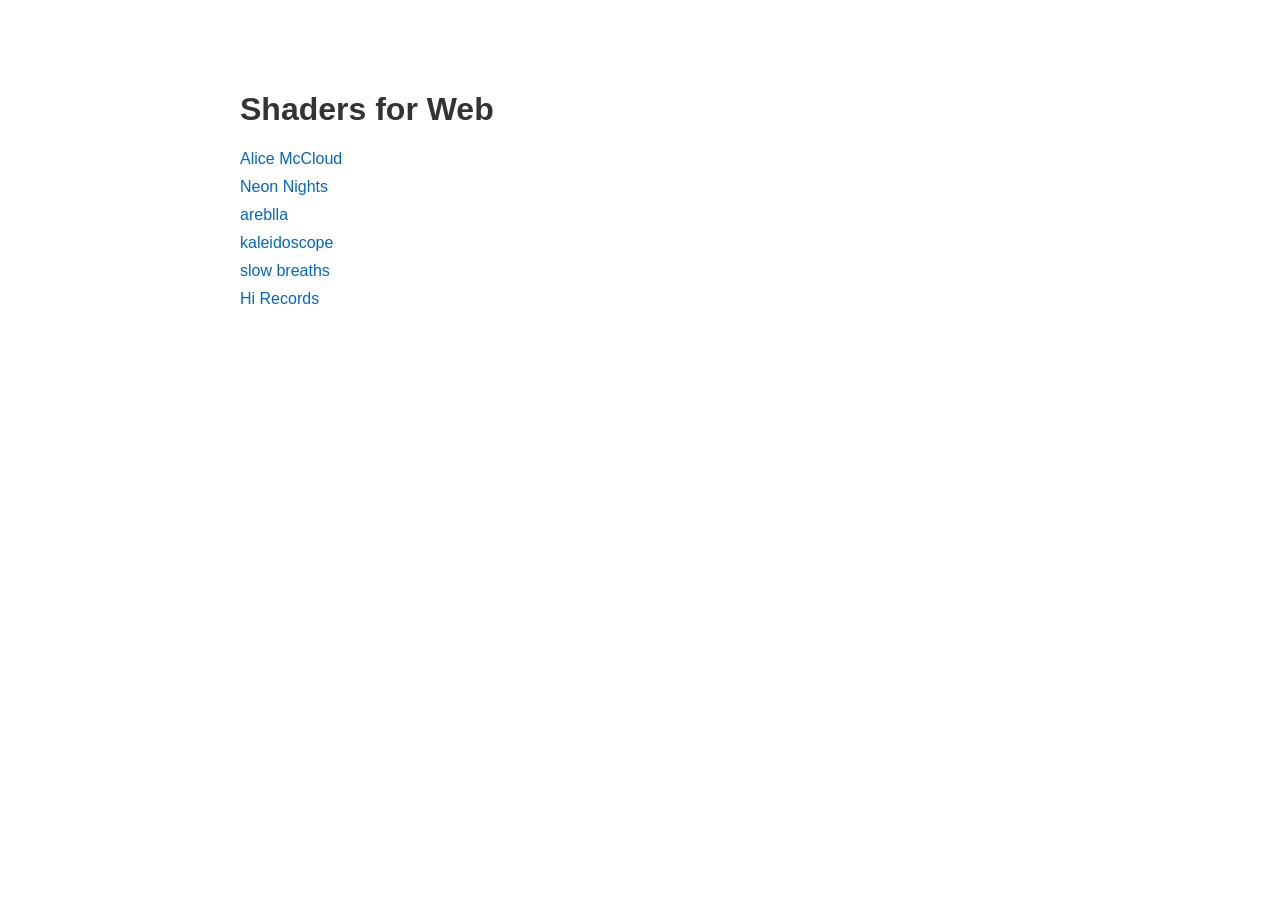
<file: index.html>
<!doctype html>
<html lang="en">
    <head>
        <meta charset="UTF-8" />
        <meta name="viewport" content="width=device-width, initial-scale=1.0" />
        <title>Shaders for Web</title>
        <style>
            body {
                font-family: Arial, sans-serif;
                max-width: 800px;
                margin: 50px auto;
                padding: 20px;
            }
            h1 {
                color: #333;
            }
            ul {
                list-style-type: none;
                padding: 0;
            }
            li {
                margin: 10px 0;
            }
            a {
                color: #0066cc;
                text-decoration: none;
                font-size: 16px;
            }
            a:hover {
                text-decoration: underline;
            }
        </style>
    </head>
    <body>
        <h1>Shaders for Web</h1>
        <ul>
            <li><a href="/alice-mccloud/">Alice McCloud</a></li>
            <li><a href="/neon-nights/">Neon Nights</a></li>
            <li><a href="/areblla/">areblla</a></li>
            <li><a href="/kaleidoscope/">kaleidoscope</a></li>
            <li><a href="/slow breaths/">slow breaths</a></li>
            <li><a href="/hi-records/">Hi Records</a></li>
        </ul>
    </body>
</html>
</file>
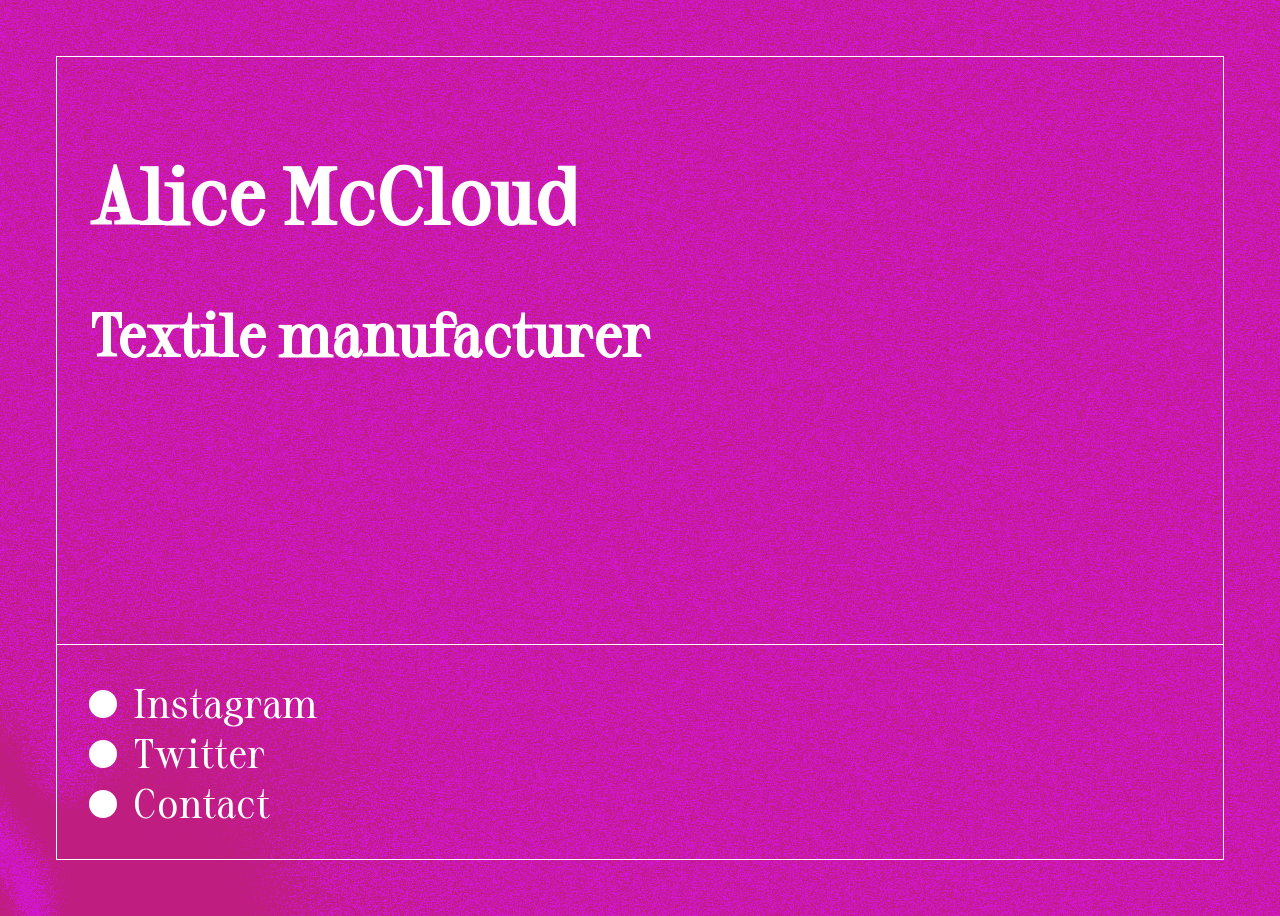
<file: alice-mccloud/index.html>
<!doctype html>
<html lang="en">
    <head>
        <meta charset="UTF-8" />
        <meta name="viewport" content="width=device-width, initial-scale=1.0" />
        <title>Document</title>
        <link rel="stylesheet" href="./assets/styles.css" />
    </head>
    <body>
        <main>
            <header>
                <h1>Alice McCloud</h1>
                <h2>Textile manufacturer</h2>
            </header>
            <footer>
                <a href="#">Instagram</a>
                <a href="#">Twitter</a>
                <a href="#">Contact</a>
            </footer>
        </main>
        <script src="./assets/glslcanvas.min.js"></script>
        <script src="./assets/includes.js"></script>
        <script src="./assets/canvas.js"></script>
    </body>
</html>
</file>
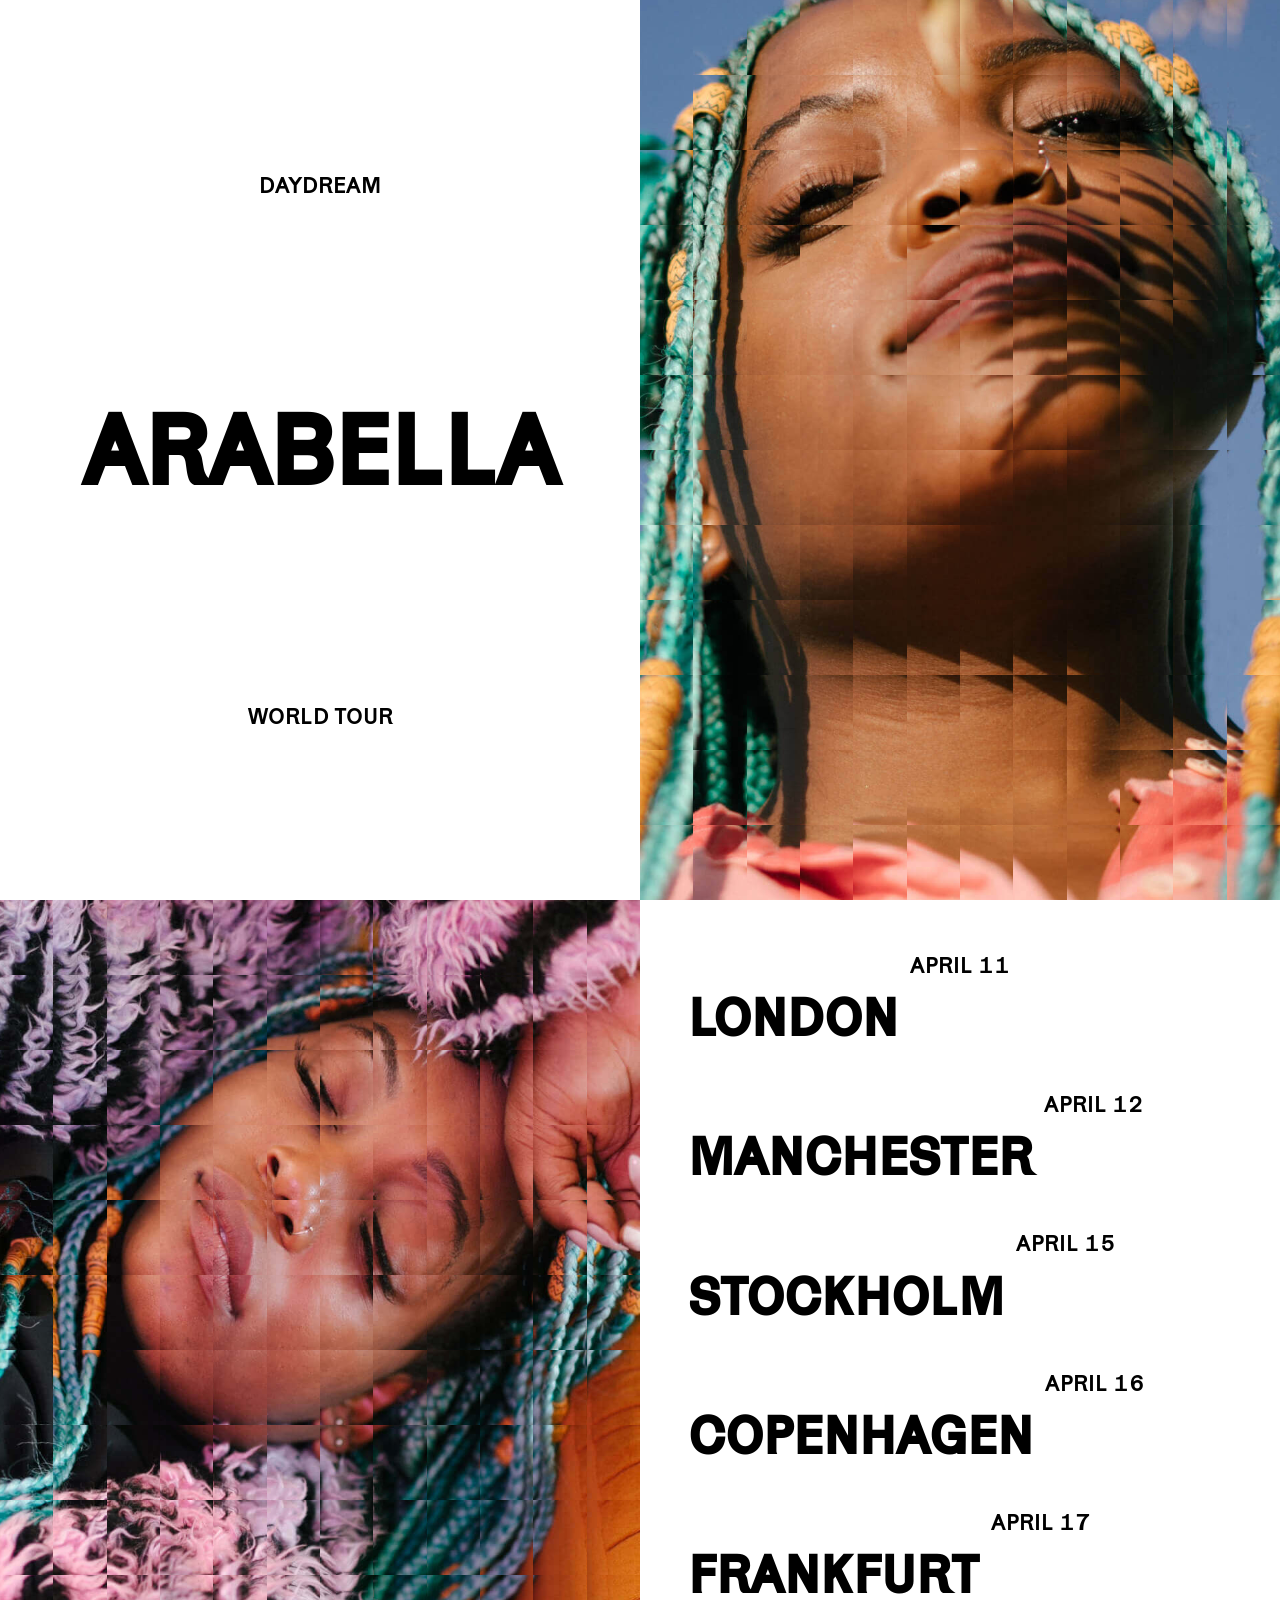
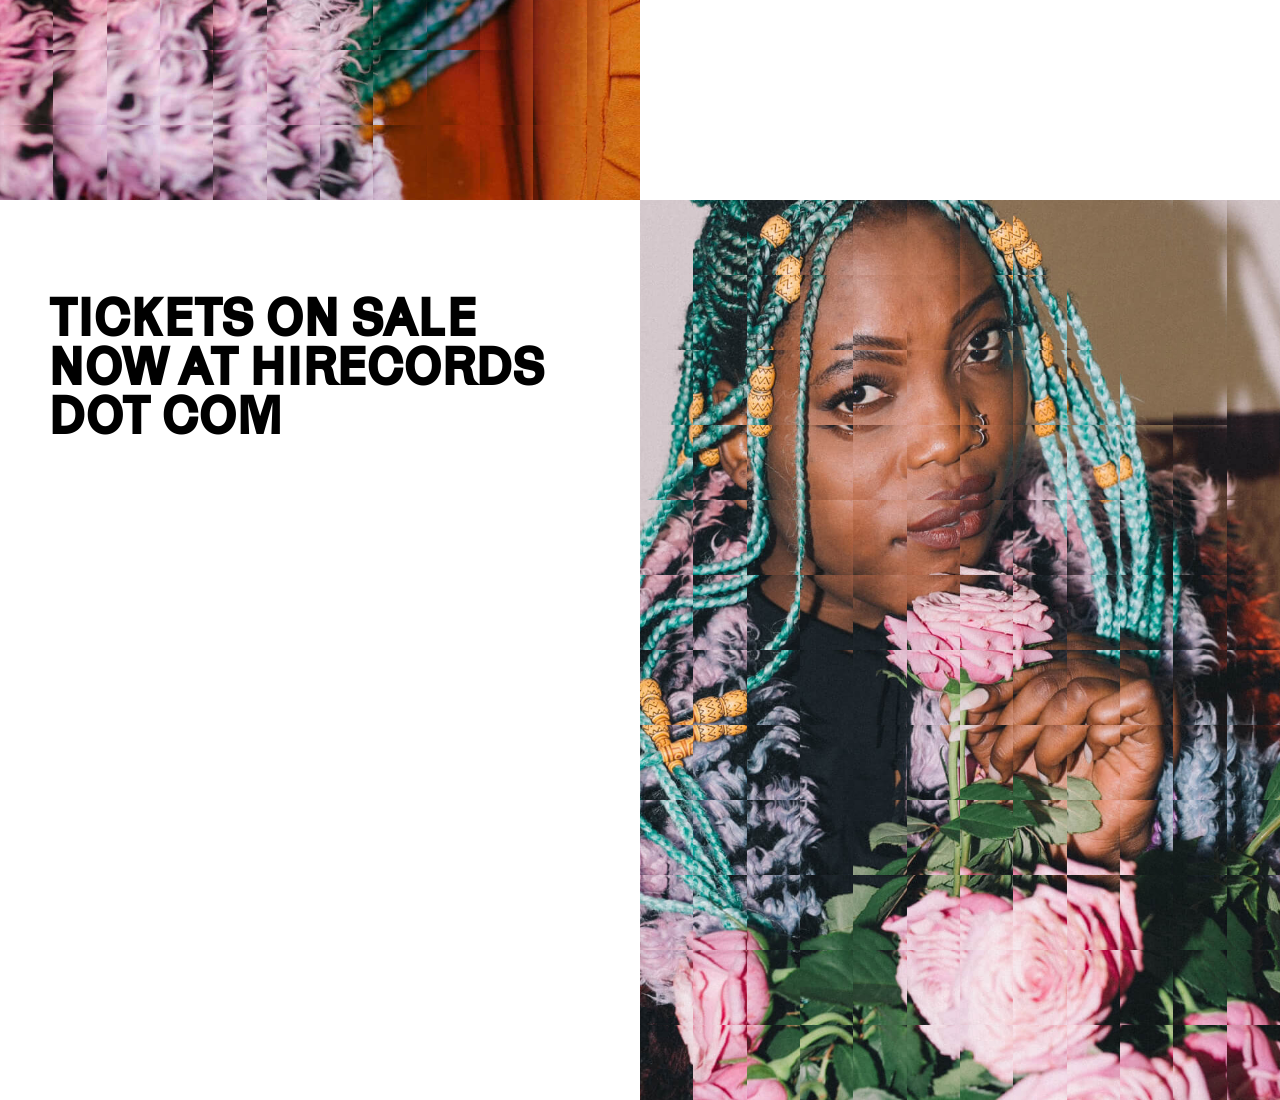
<file: areblla/index.html>
<!doctype html>
<html lang="en">
    <head>
        <meta charset="UTF-8" />
        <meta name="viewport" content="width=device-width, initial-scale=1.0" />
        <title>Shaders for Web</title>
        <link rel="stylesheet" href="assets/styles.css" />
    </head>
    <body>
        <section>
            <div class="canvas-holder">
                <canvas data-image="image1.jpg"></canvas>
            </div>
            <div class="front">
                <p>Daydream</p>
                <h1>Arabella</h1>
                <p>World Tour</p>
            </div>
        </section>
        <section>
            <div class="canvas-holder"><canvas data-image="image2.jpg"></canvas></div>

            <div class="dates">
                <div class="date">
                    <h2>London</h2>
                    <p>April 11</p>
                </div>
                <div class="date">
                    <h2>Manchester</h2>
                    <p>April 12</p>
                </div>
                <div class="date">
                    <h2>Stockholm</h2>
                    <p>April 15</p>
                </div>
                <div class="date">
                    <h2>Copenhagen</h2>
                    <p>April 16</p>
                </div>
                <div class="date">
                    <h2>Frankfurt</h2>
                    <p>April 17</p>
                </div>
            </div>
        </section>

        <section>
            <div class="canvas-holder"><canvas data-image="image3.jpg"></canvas></div>

            <div class="tickets">
                <h2>Tickets on sale now at hirecords dot com</h2>
            </div>
        </section>

        <script src="assets/glslcanvas.min.js"></script>
        <script src="assets/frag.js"></script>
        <script src="assets/canvas.js"></script>
    </body>
</html>
</file>
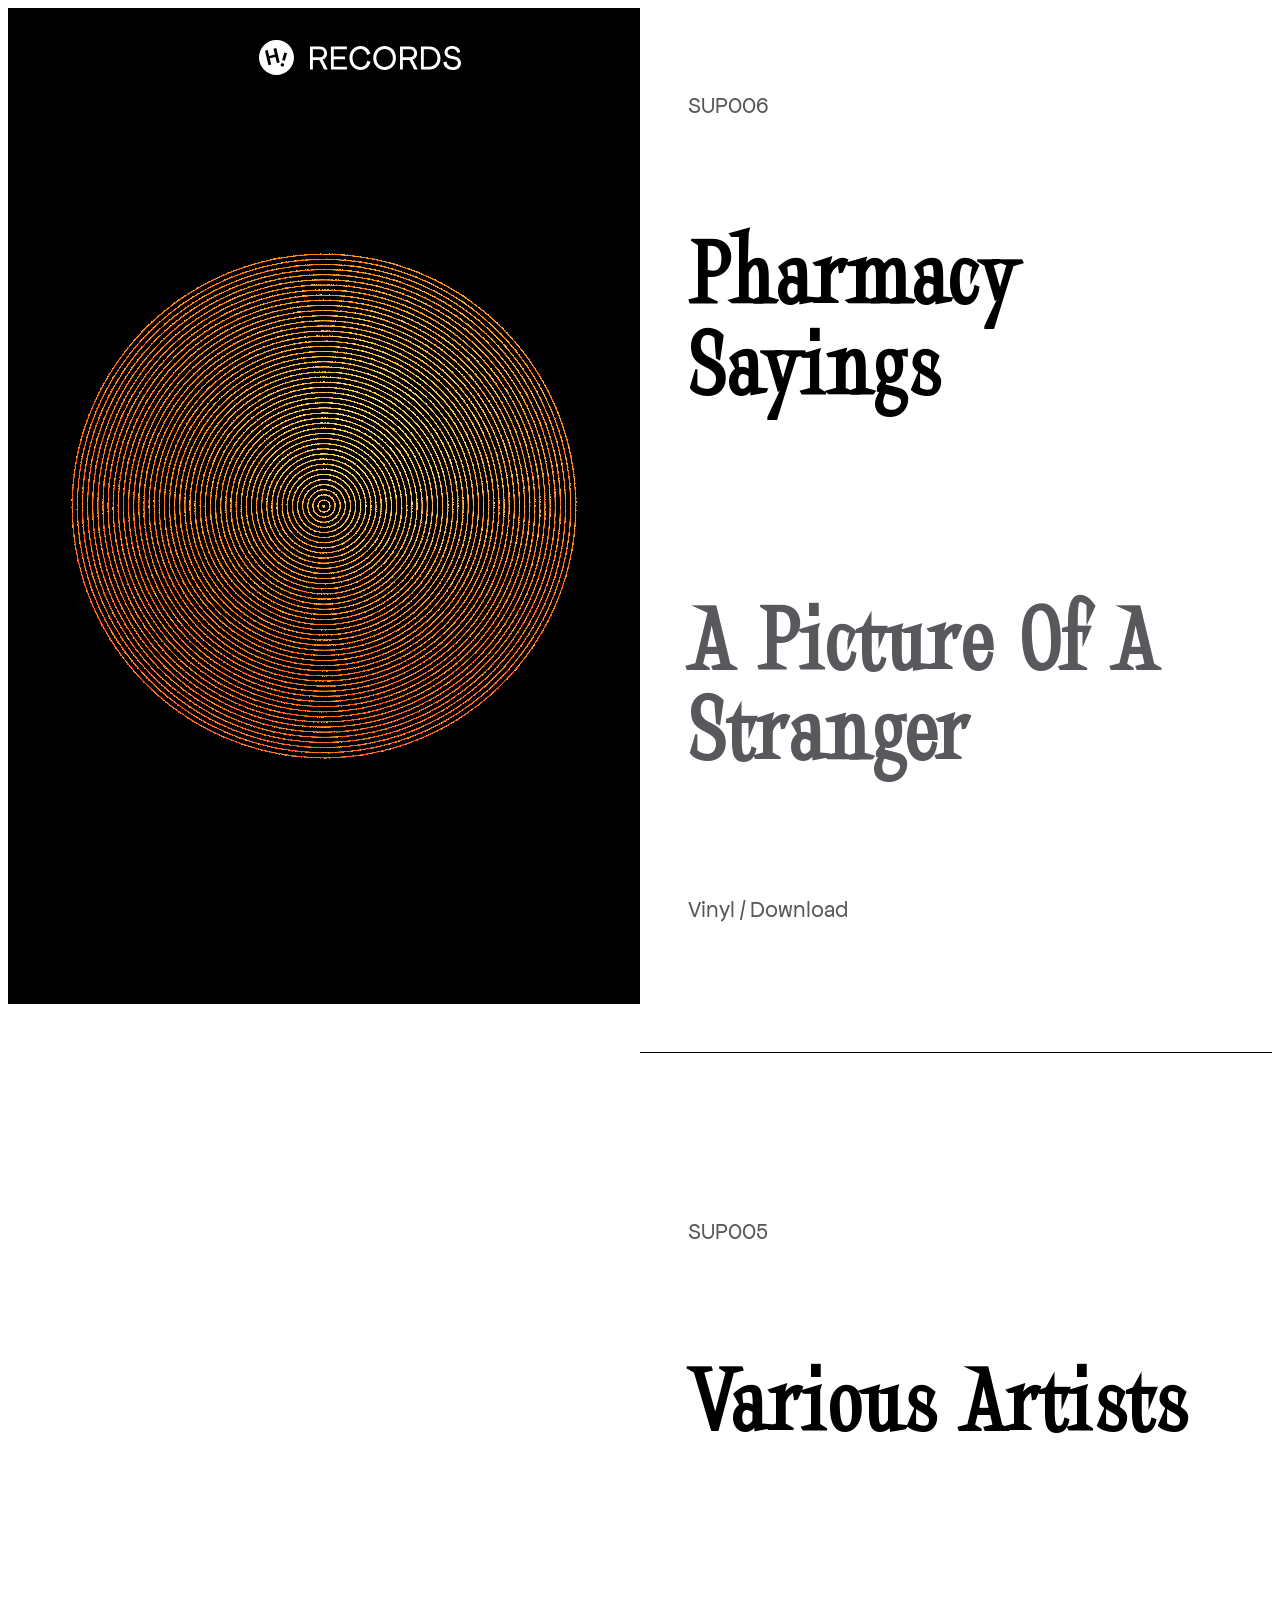
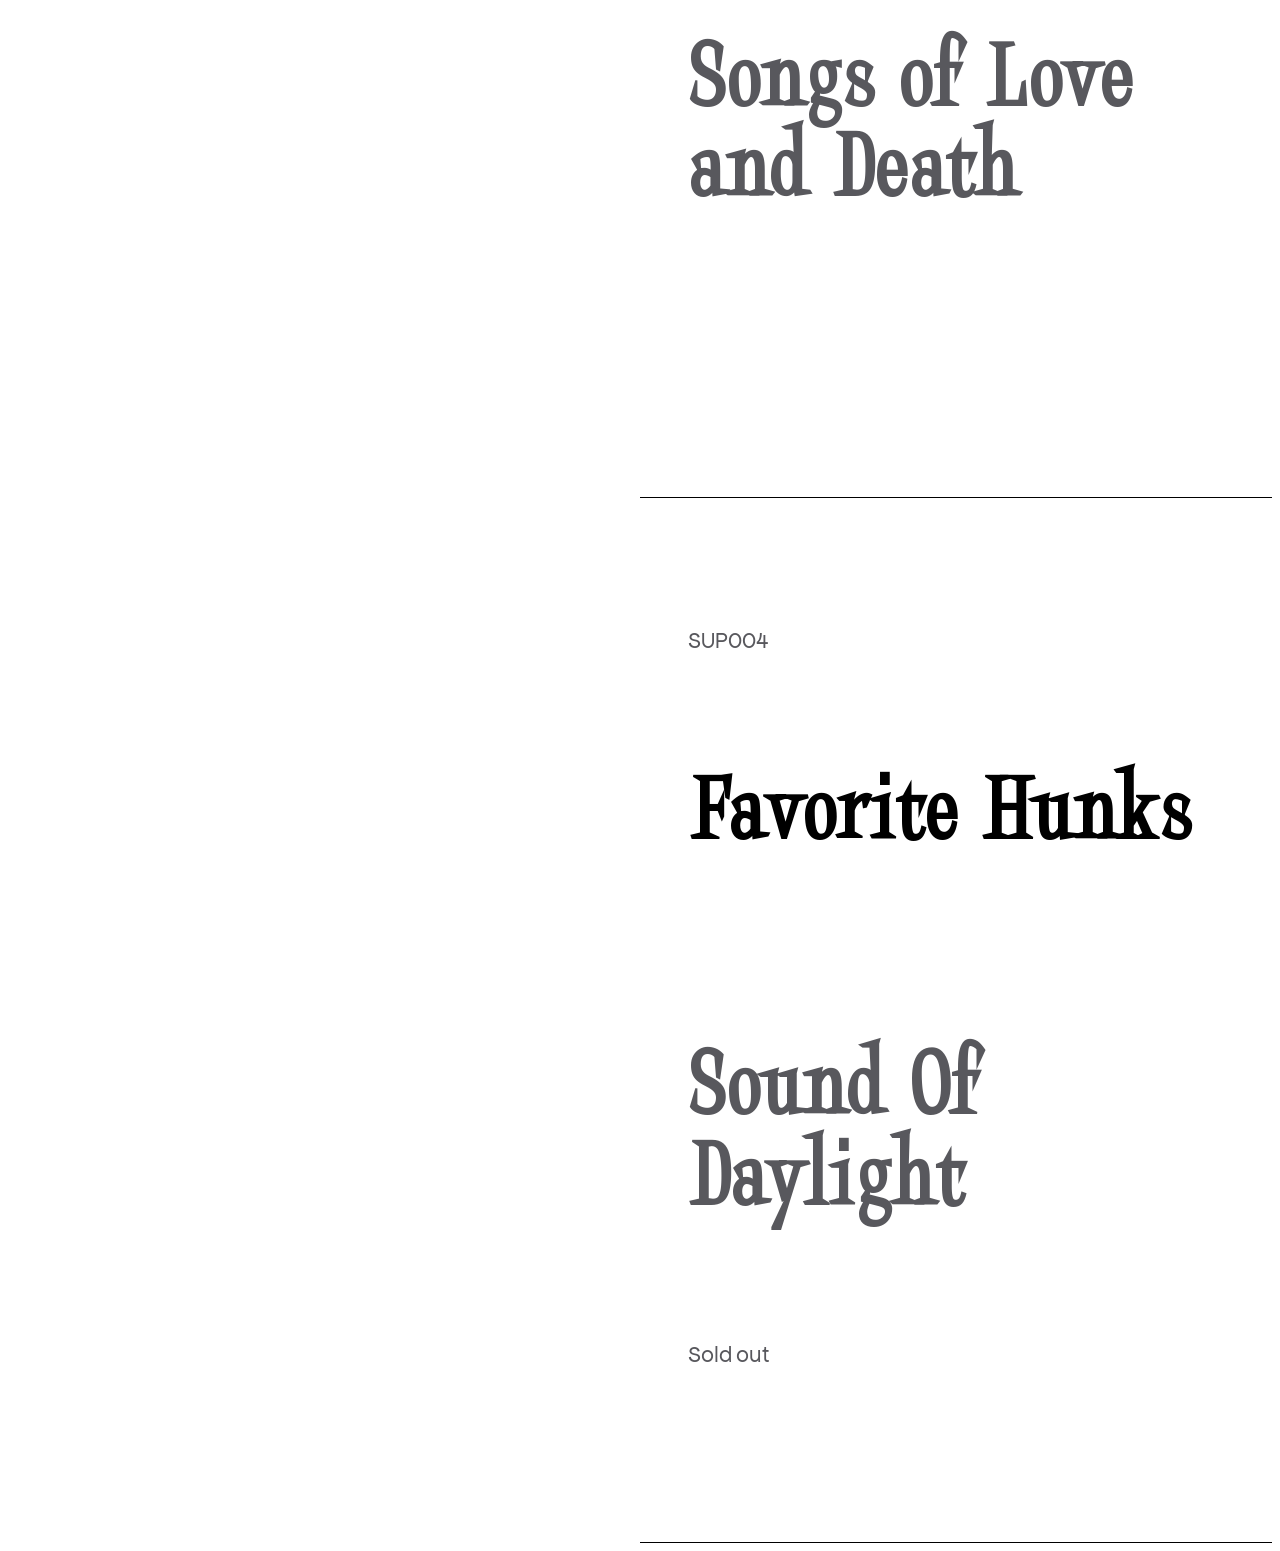
<file: hi-records/index.html>
<!doctype html>
<html lang="en">
    <head>
        <meta charset="UTF-8" />
        <meta name="viewport" content="width=device-width, initial-scale=1.0" />
        <title>Hi Records</title>
        <link rel="stylesheet" href="assets/style.css" />
    </head>
    <body>
        <header>
            <img src="assets/hi-records-logo.svg" alt="Hi Records Logo" class="logo" />
        </header>
        <main>
            <div class="canvas-holder">
                <canvas></canvas>
            </div>

            <div class="info">
                <section>
                    <p>SUP006</p>
                    <h2>Pharmacy Sayings</h2>
                    <h3>A Picture Of A Stranger</h3>
                    <p>Vinyl / Download</p>
                </section>

                <section>
                    <p>SUP005</p>
                    <h2>Various Artists</h2>
                    <h3>Songs of Love and Death</h3>
                </section>

                <section>
                    <p>SUP004</p>
                    <h2>Favorite Hunks</h2>
                    <h3>Sound Of Daylight</h3>
                    <p>Sold out</p>
                </section>
            </div>
        </main>
    </body>
    <script src="assets/glslcanvas.min.js"></script>
    <script src="assets/includes.js"></script>
    <script src="assets/frag.js"></script>
    <script src="assets/canvas.js"></script>
</html>
</html>
</file>
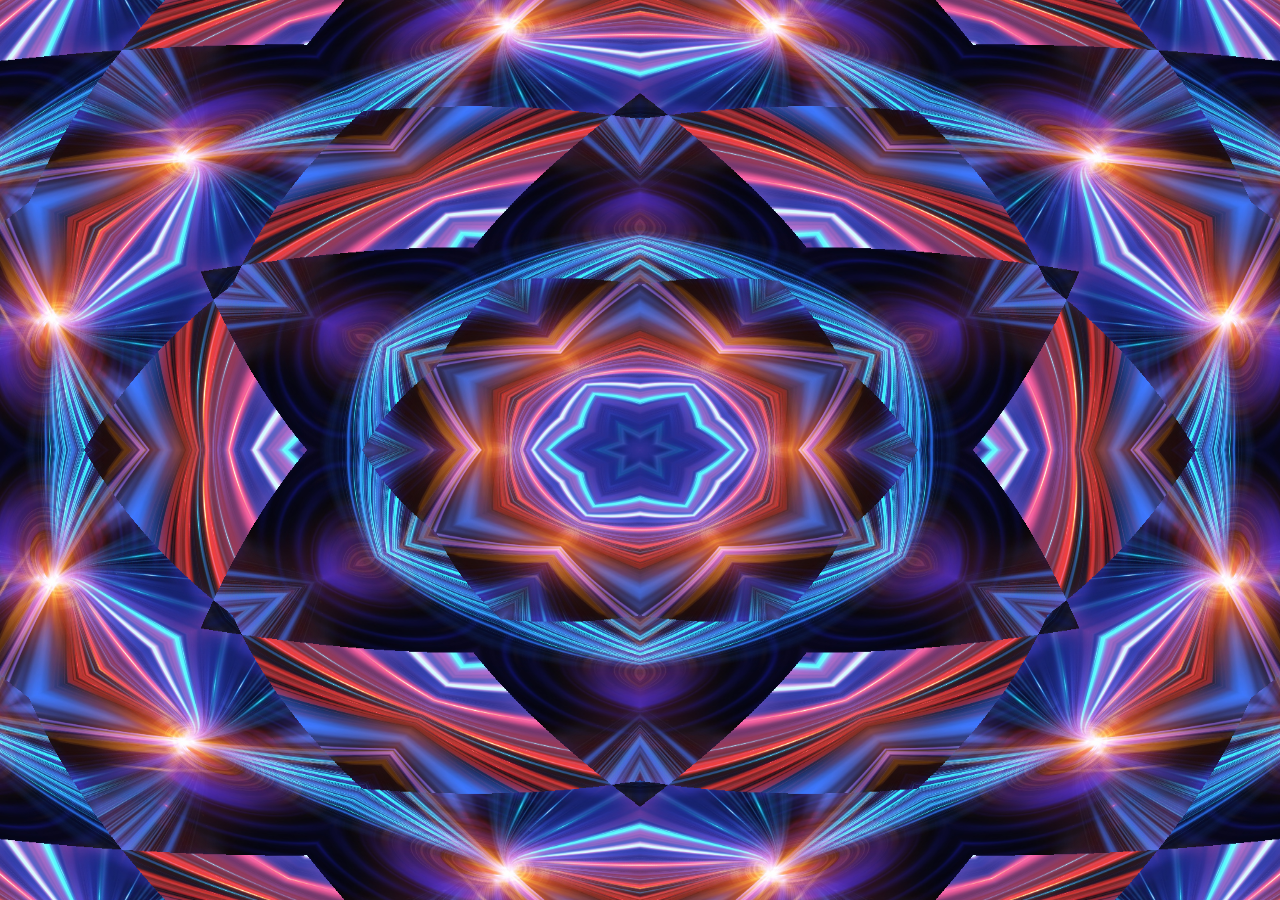
<file: kaleidoscope/index.html>
<!doctype html>
<html lang="en">
    <head>
        <meta charset="UTF-8" />
        <title>Kaleidoscope Canvas</title>
        <link rel="stylesheet" href="./assets/style.css" />
    </head>
    <body>
        <canvas id="kaleidoscope"></canvas>
        <script src="./assets/GlslCanvas.min.js"></script>
        <script src="./assets/frag.js"></script>
        <script src="./assets/canvas.js"></script>
    </body>
</html>
</file>
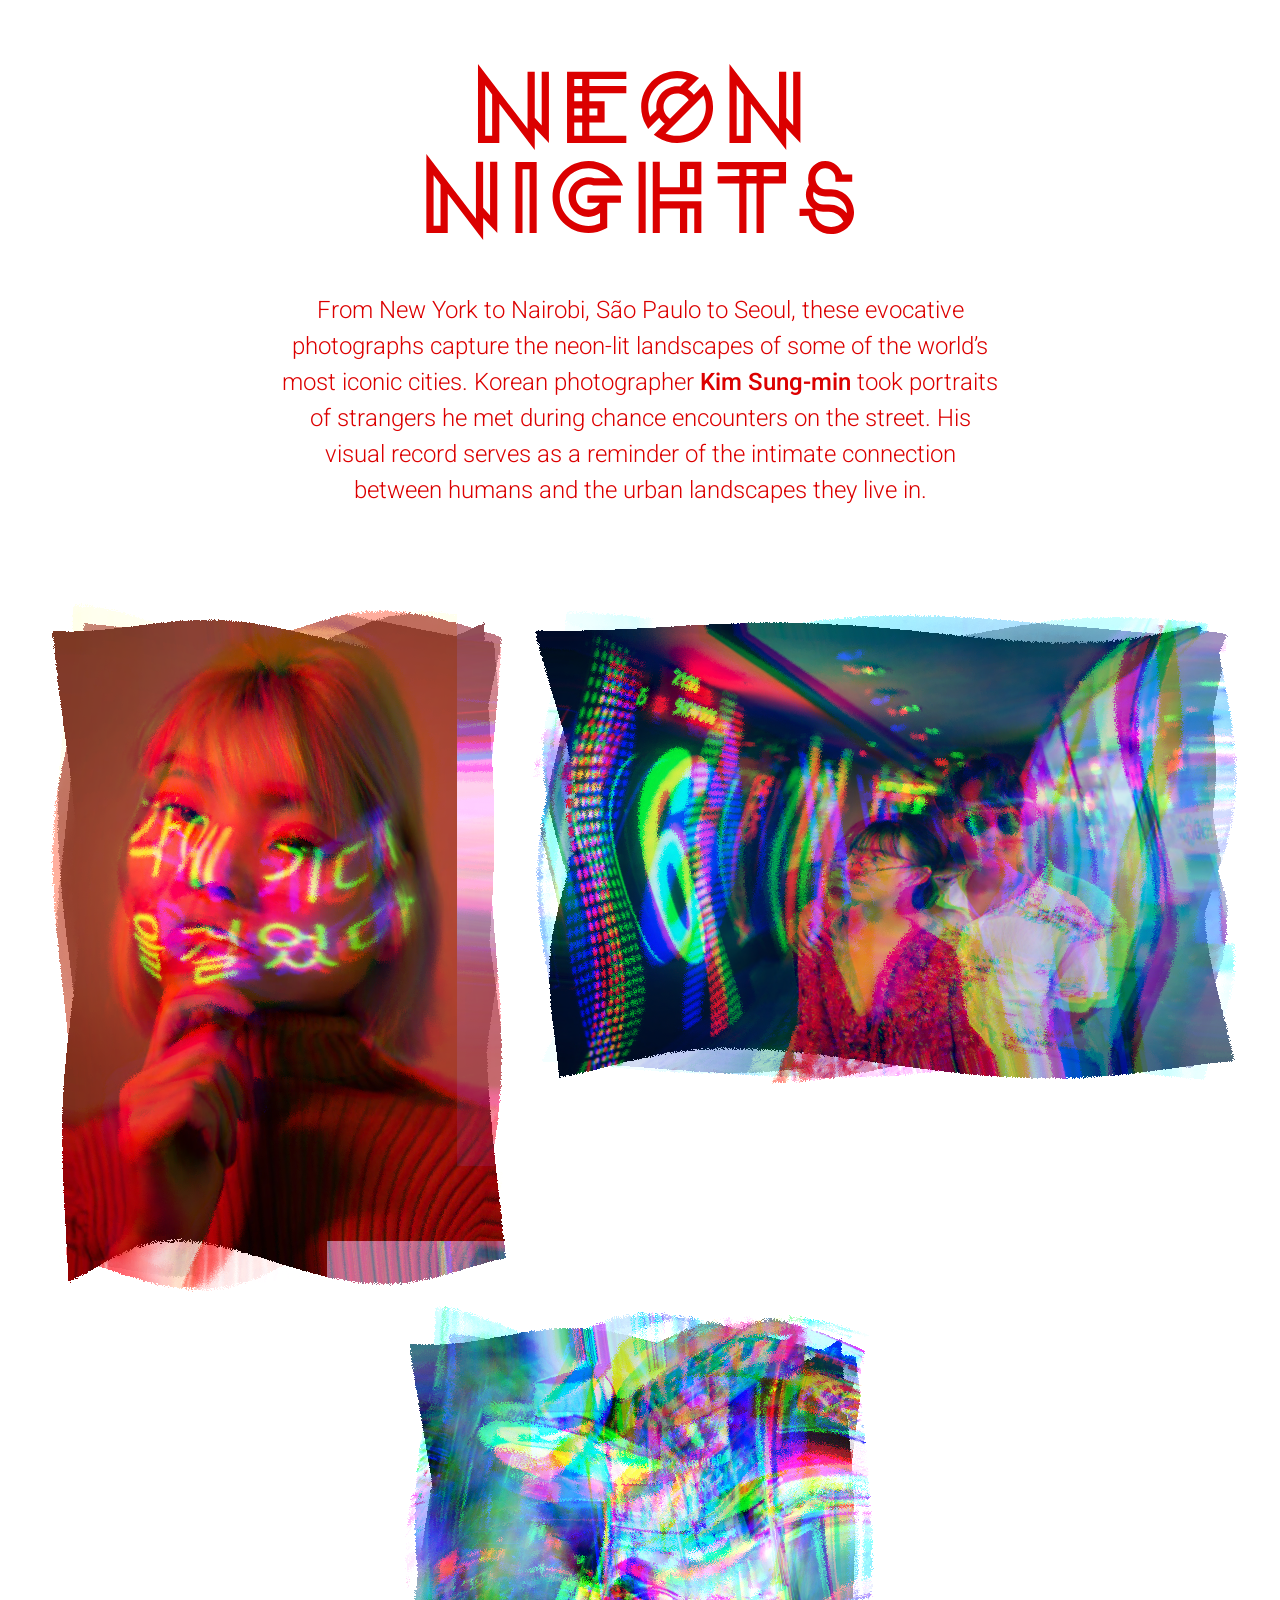
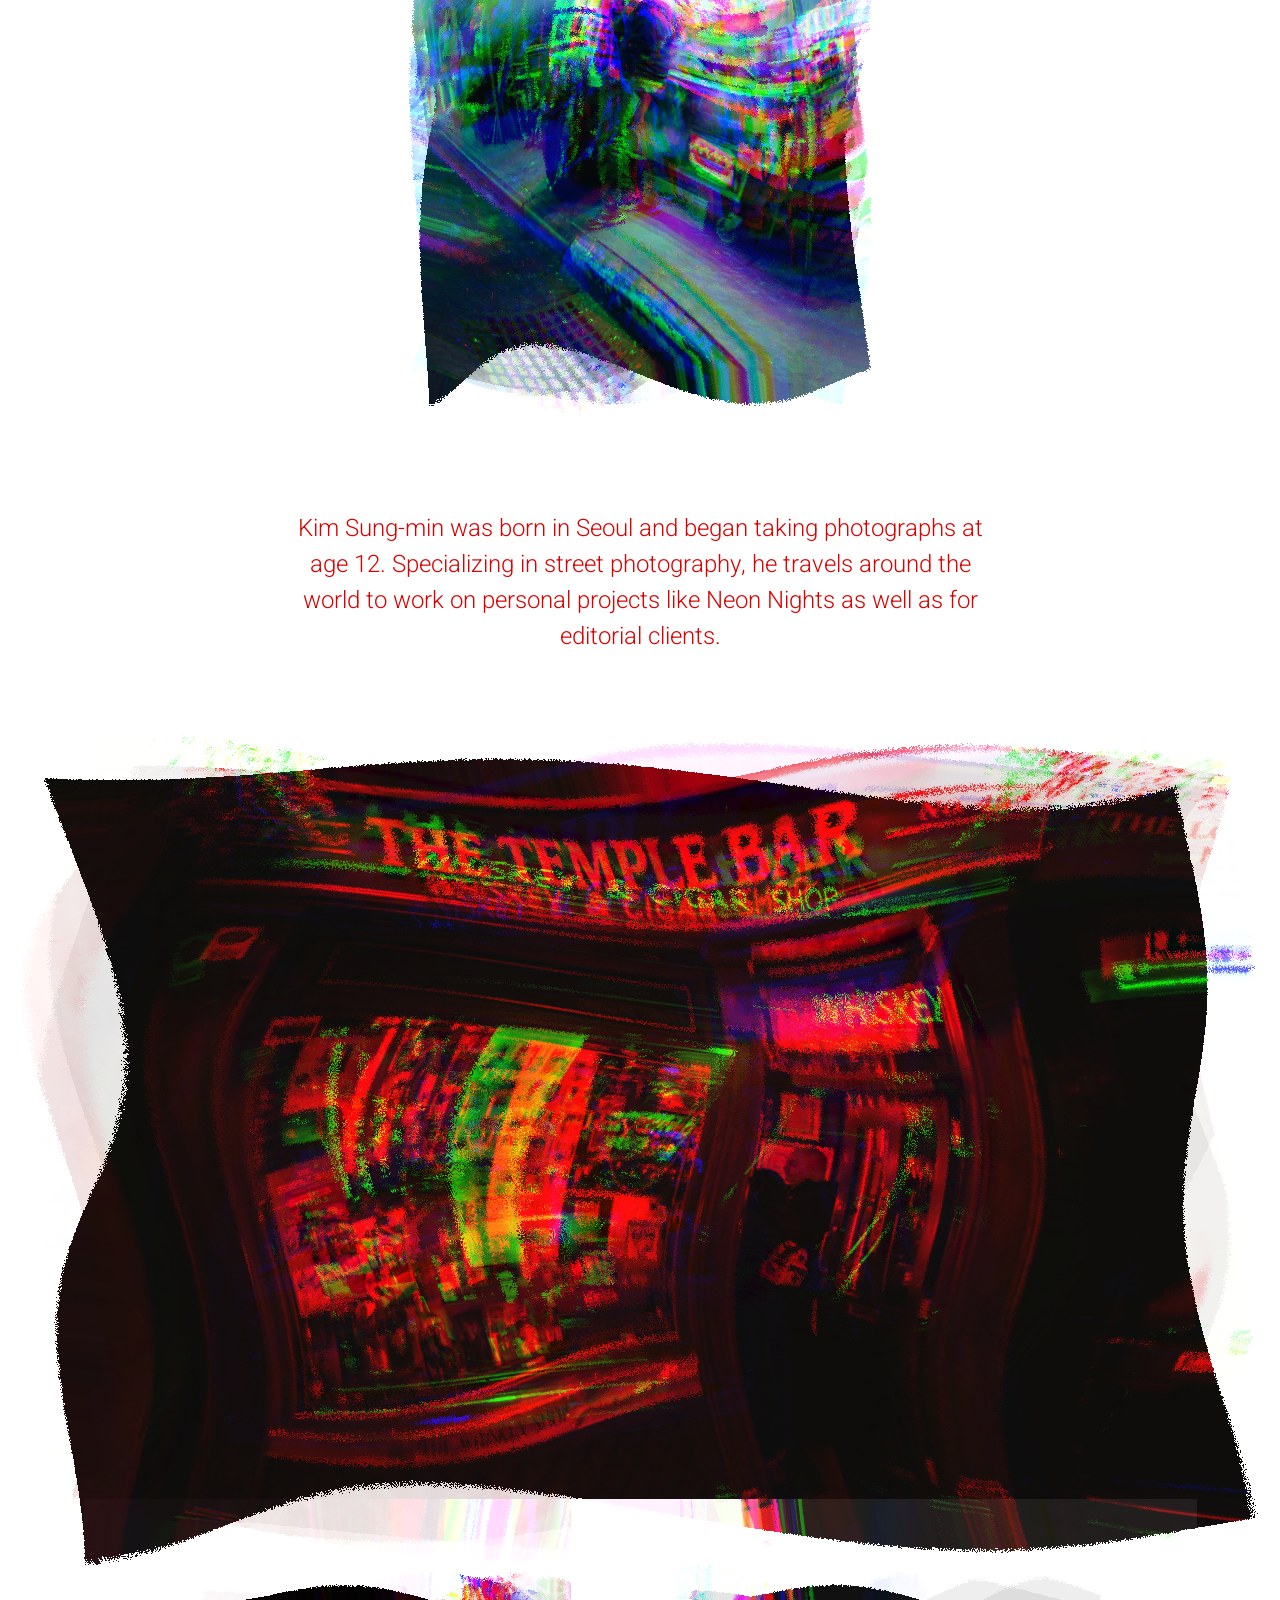
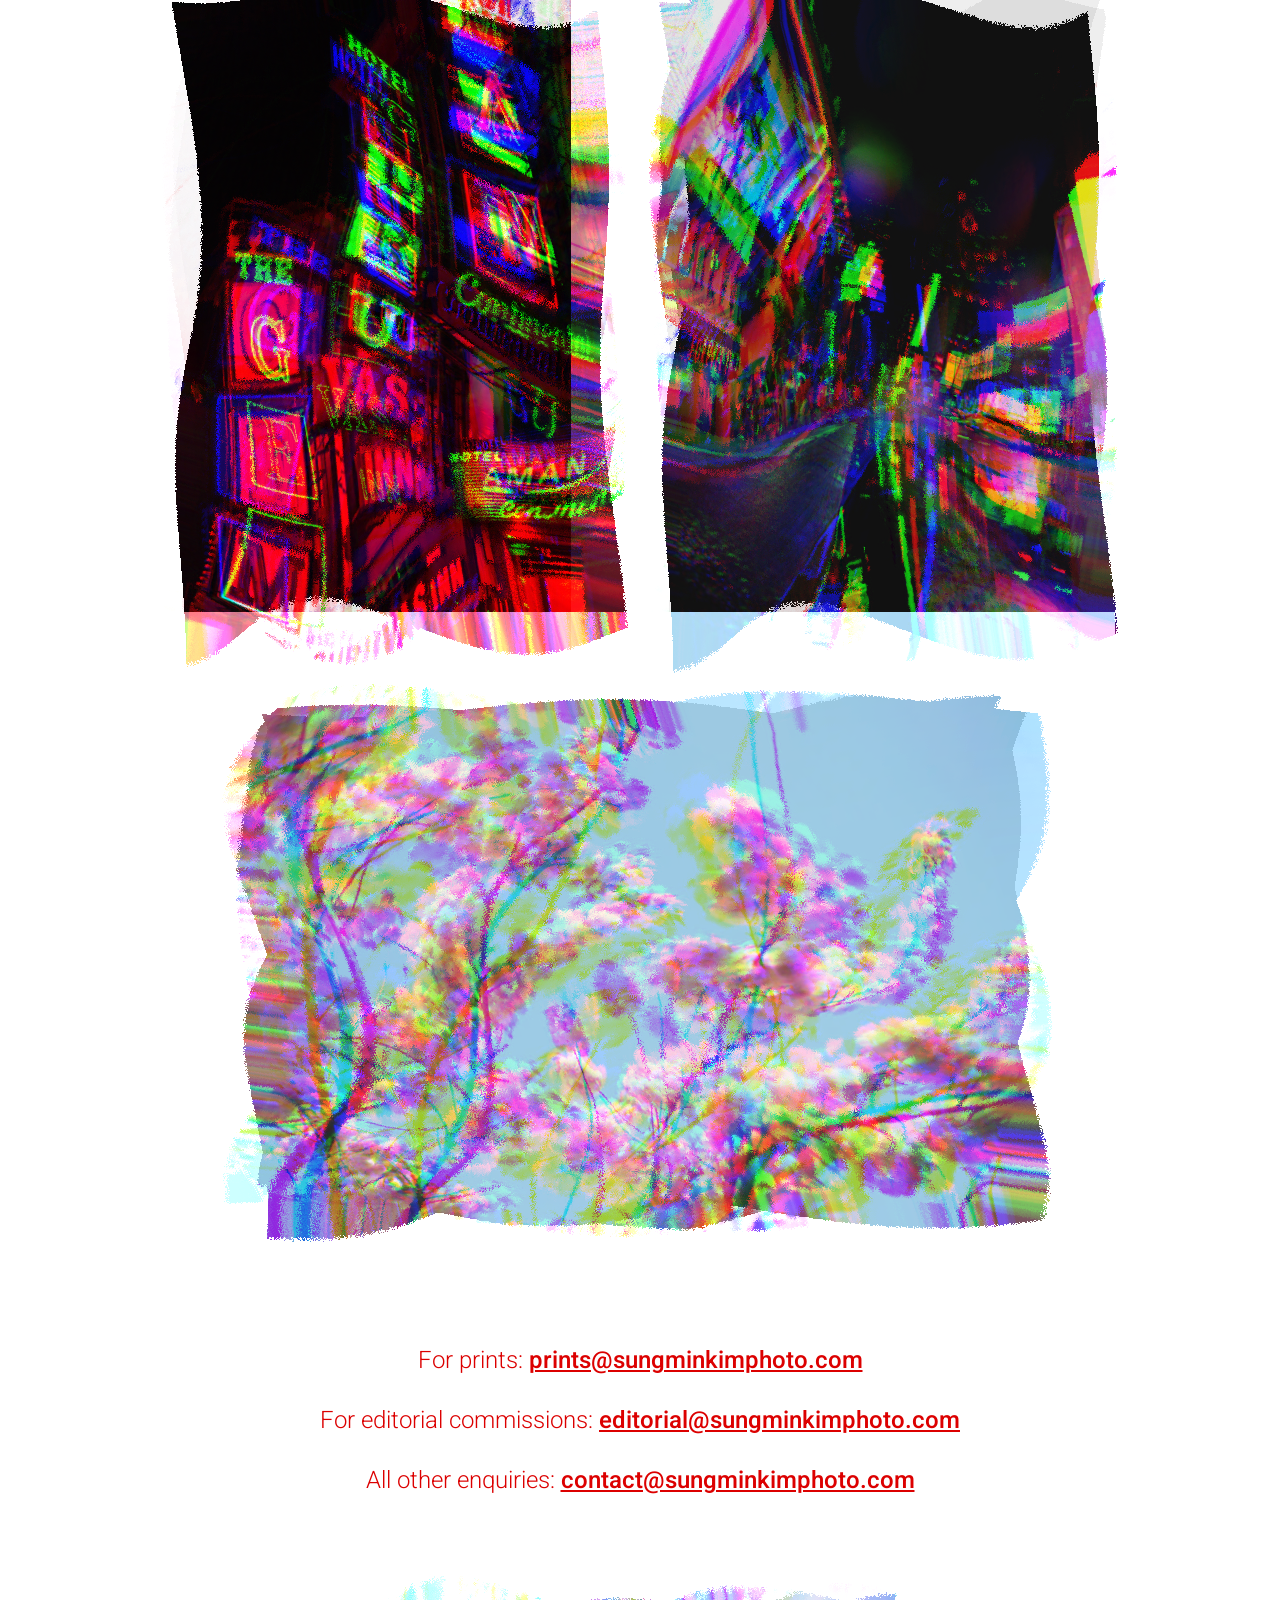
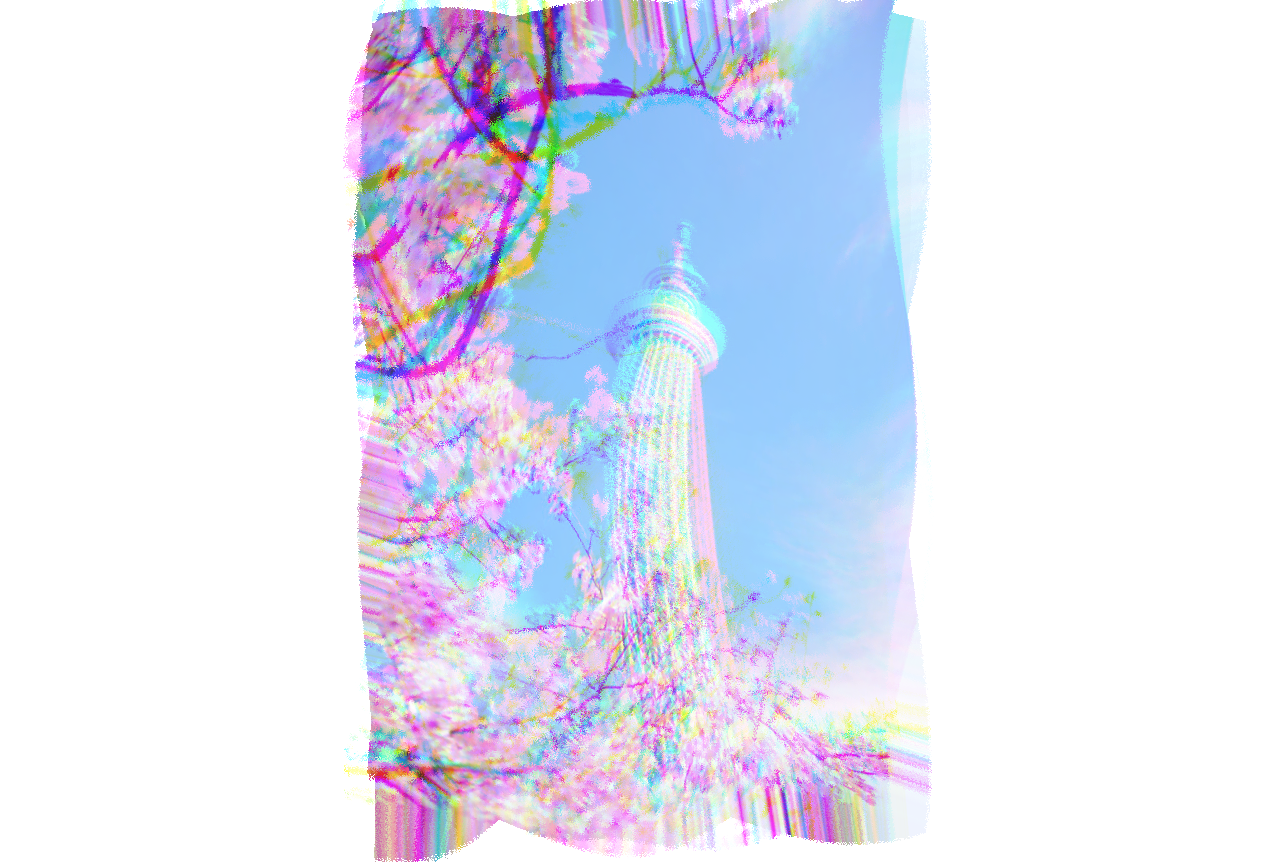
<file: neon-nights/index.html>
<!doctype html>
<html lang="en">
    <head>
        <meta charset="UTF-8" />
        <meta name="viewport" content="width=device-width, initial-scale=1.0" />
        <title>Neon Nights</title>
        <link rel="stylesheet" href="assets/style.css" />
    </head>
    <body>
        <section>
            <div class="text">
                <h1>
                    <img src="assets/logo.svg" alt="Neon Nights" />
                </h1>
                <p>
                    From New York to Nairobi, São Paulo to Seoul, these evocative photographs capture the neon-lit landscapes of some of the world’s most iconic cities. Korean photographer
                    <span>Kim Sung-min</span> took portraits of strangers he met during chance encounters on the street. His visual record serves as a reminder of the intimate connection between
                    humans and the urban landscapes they live in.
                </p>
            </div>

            <div class="shader">
                <img src="assets/image1.jpg" srcset="assets/image1.jpg, assets/image1-2x.jpg 2x" />
            </div>

            <div class="shader">
                <img src="assets/image2.jpg" srcset="assets/image2.jpg, assets/image2-2x.jpg 2x" />
            </div>

            <div class="shader">
                <img src="assets/image3.jpg" srcset="assets/image3.jpg, assets/image3-2x.jpg 2x" />
            </div>

            <div class="text">
                <p>
                    Kim Sung-min was born in Seoul and began taking photographs at age 12. Specializing in street photography, he travels around the world to work on personal projects like Neon Nights
                    as well as for editorial clients.
                </p>
            </div>

            <div class="shader">
                <img src="assets/image4.jpg" srcset="assets/image4.jpg, assets/image4-2x.jpg 2x" />
            </div>

            <div class="shader">
                <img src="assets/image5.jpg" srcset="assets/image5.jpg, assets/image5-2x.jpg 2x" />
            </div>

            <div class="shader">
                <img src="assets/image6.jpg" srcset="assets/image6.jpg, assets/image6-2x.jpg 2x" />
            </div>

            <div class="shader">
                <img src="assets/image7.jpg" srcset="assets/image7.jpg, assets/image7-2x.jpg 2x" />
            </div>

            <div class="text">
                <p>For prints: <a href="#">prints@sungminkimphoto.com</a></p>

                <p>For editorial commissions: <a href="#">editorial@sungminkimphoto.com</a></p>

                <p>All other enquiries: <a href="#">contact@sungminkimphoto.com</a></p>
            </div>

            <div class="shader">
                <img src="assets/image8.jpg" srcset="assets/image8.jpg, assets/image8-2x.jpg 2x" />
            </div>
        </section>

        <script src="assets/glslcanvas.min.js"></script>
        <script src="assets/imagesloaded.min.js"></script>
        <script src="assets/includes.js"></script>
        <script src="assets/frag.js"></script>
        <script src="assets/canvas.js"></script>
    </body>
</html>
</file>
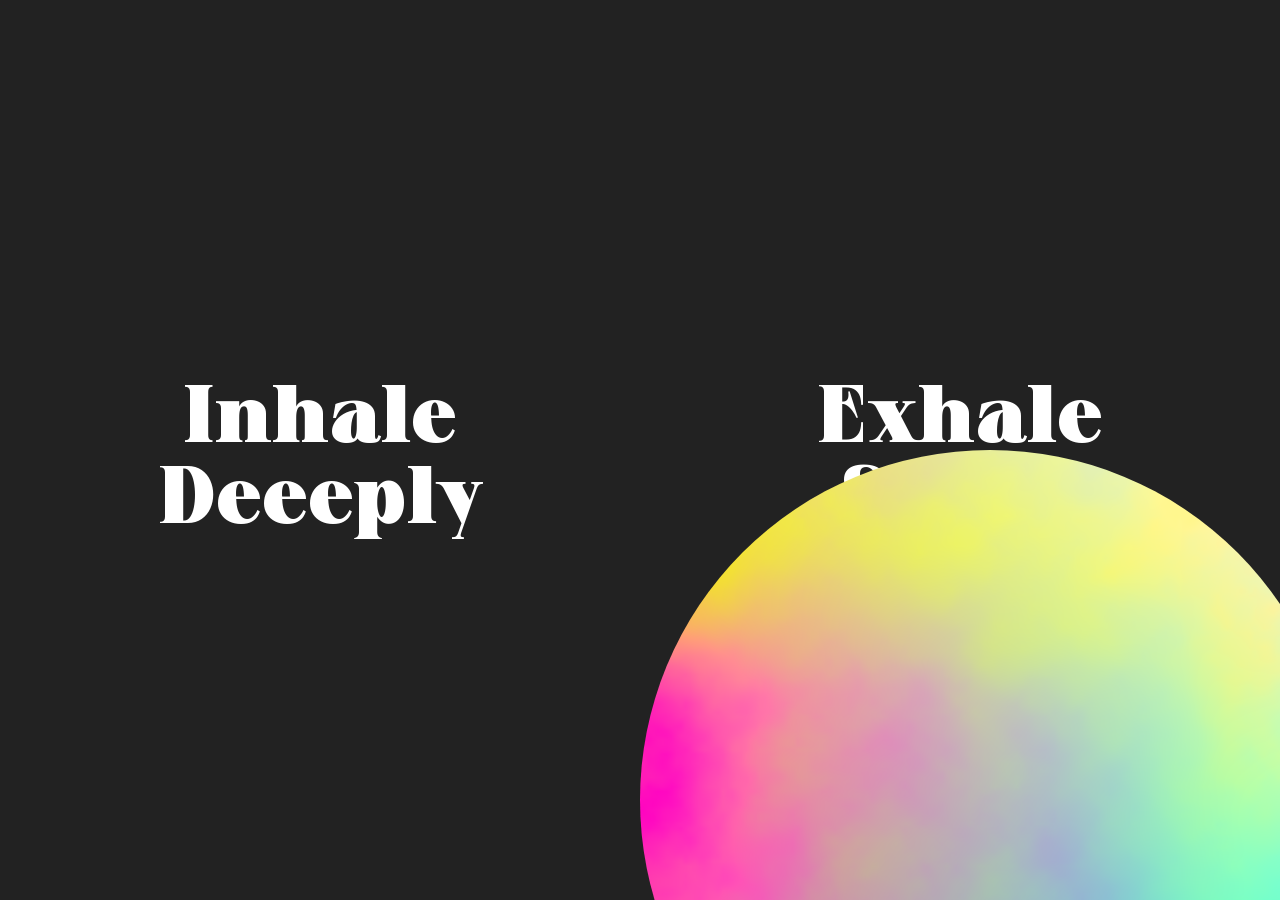
<file: slow breaths/index.html>
<!doctype html>
<html lang="en">
    <head>
        <meta charset="UTF-8" />
        <meta name="viewport" content="width=device-width, initial-scale=1.0" />
        <link rel="stylesheet" href="style.css" />
        <title>Slow Breaths</title>
    </head>
    <body>
        <canvas id="breathCanvas" width="700" height="700"></canvas>
        <section>
            <div class="inhale">Inhale deeeply</div>
            <div class="exhale">Exhale softly</div>
        </section>
    </body>

    <script src="./assets/GlslCanvas.min.js"></script>
    <script>
        const canvas = document.getElementById('breathCanvas');
        const sandbox = new GlslCanvas(canvas);

        const shaderCode = `
        precision mediump float;
        uniform float u_time;
        uniform sampler2D u_displacement;

        varying vec2 v_texcoord;

        vec4 rgba(float r, float g, float b, float a) {
            return vec4(r / 255.0, g / 255.0, b / 255.0, a);
        }

        void main(void) {
            vec2 uv = v_texcoord;

            vec2 scrollUV = uv * 0.3 + u_time * 0.05;

            vec2 p1 = fract(scrollUV);
            vec2 p2 = fract(scrollUV + 0.5);

            vec2 blend = abs(fract(scrollUV) * 2.0 - 1.0);
            float w = smoothstep(0.3, 0.5, blend.x) * smoothstep(0.3, 0.5, blend.y);

            vec4 dispColor = mix(texture2D(u_displacement, p1), texture2D(u_displacement, p2), w);

            vec4 tl = rgba(252.0, 41.0, 212.0, 1.0);
            vec4 tr = rgba(0.0, 255.0, 224.0, 1.0);
            vec4 bl = rgba(250.0, 250.0, 0.0, 1.0);
            vec4 br = rgba(231.0, 244.0, 255.0, 1.0);

            float dispX = mix(-0.5, 0.5, dispColor.r);
            float dispY = mix(-0.5, 0.5, dispColor.r);

            vec4 color = mix(
                mix(tl, tr, uv.x + dispX),
                mix(bl, br, uv.x - dispY),
                uv.y + dispY
            );

            gl_FragColor = color;
        }
    `;

        // load() FIRST, then setUniform()
        sandbox.load(shaderCode);
        sandbox.setUniform('u_displacement', './assets/cloud.jpg');
    </script>
</html>
</file>
<file: alice-mccloud/assets/styles.css>
@font-face {
    font-family: 'Sprat';
    src: url('./sprat.woff2') format('woff2');
}

html,
body {
    min-height: 100vh;
}

body {
    font-family: Sprat;
    font-size: 40px;
    line-height: 1.25;
    font-variation-settings:
        'wght' 100,
        'wdth' 10;

    background-color: #222222;
    color: #ffffff;

    display: flex;
}

main {
    flex: 1;
    border: 1px solid white;
    margin: 48px;

    display: flex;
    flex-direction: column;
}

header {
    flex: 1;
    padding: 32px;
}

footer {
    padding: 32px;
    border-top: 1px solid white;

    display: flex;
    flex-direction: column;
}

a {
    color: white;
    text-decoration: none;
    transition: font-variation-settings 0.5s;
}

a:hover {
    font-variation-settings:
        'wght' 140,
        'wdth' 10;
}

a:before {
    content: '';
    display: inline-block;
    background-color: white;
    width: 0.6em;
    height: 0.6em;
    border-radius: 50%;
    margin: 0 0.4em 0 0;
    border: 2px solid white;
    transition: background-color 0.2s;
}

a:hover:before {
    background-color: transparent;
}

canvas {
    position: fixed;
    top: 50%;
    left: 50%;
    transform: translate(-50%, -50%);
    width: 100vmax;
    height: 100vmax;
    pointer-events: none;
    z-index: -1;
}
</file>
<file: areblla/assets/styles.css>
@font-face {
    font-family: 'Karrik';
    src: url(karrik-regular.woff2);
}

html,
body {
    margin: 0;
    padding: 0;
}

body {
    font-family: Karrik;
    font-size: 24px;
    line-height: 0.9;
    text-transform: uppercase;

    background-color: #ffffff;
    color: #000000;
}

section {
    display: grid;
    grid-template-columns: 50% 50%;
    grid-auto-flow: dense;

    height: 100vh;
    max-height: 1000px;
}

section:nth-child(odd) div.canvas-holder {
    grid-column: 2;
}

div.canvas-holder {
    background-color: black;
    overflow: hidden;
}

div.front,
div.dates,
div.tickets {
    padding: 48px;
}

div.front {
    display: flex;
    flex-direction: column;
    align-items: center;
    justify-content: space-evenly;
}

h1 {
    font-size: calc(24px + 6vw);
}

h2 {
    font-size: calc(16px + 3vw);
}

div.date {
    display: flex;
}

div.date p {
    margin: 0.25em 0 0 0.5em;
}
</file>
<file: hi-records/assets/style.css>
@font-face {
  font-family: "Halibut";
  src: url(halibut-serif.ttf);
}

@font-face {
  font-family: Apfel Grotezk;
  src: url(apfelgrotezk.woff2);
}

body {
	font-family: Apfel Grotezk;
	font-size: calc(16px + 0.5vw);
	line-height: 1.25;
	
	background-color: #ffffff;
	color: #58585d;
}

header {
  position: fixed;
  top: 0;
  left: 0;
  width: 50%;
  text-align: center;
  padding: 40px;
  z-index: 1;
}

h2, h3 {
  font-family: Halibut;
  font-size: calc(24px + 6vw);
  font-variation-settings: "wdth" 10, "wght" 100;
  line-height: 0.9;
}

h2 {
  color: #000000;
}

main {
  display: grid;
  grid-template-columns: 1fr 1fr;
}

section {
  height: 100vh;
  padding: 48px 48px 96px 48px;
  
  display: flex;
  flex-direction: column;
  justify-content: center;
  
  border-bottom: 1px solid #000000;
}

div.canvas-holder {
  position: sticky;
  top: 0;
  
  height: 100vh;
  background-color: #000000;
  
  display: flex;
  align-items: center;
  justify-content: center;
  padding: 48px;
  
}

div.canvas-holder canvas {
  max-width: 700px;
  max-height: 700px;
  width: 100%;
  height: 100%;
}
</file>
<file: kaleidoscope/assets/style.css>
canvas {
    position: fixed;
    top: 50%;
    left: 50%;
    transform: translate(-50%, -50%);
    width: 100%;
    height: 100%;
}
</file>
<file: neon-nights/assets/style.css>
@font-face {
  font-family: Heebo;
  src: url(heebo.ttf);
}

body {
	font-family: Heebo;
	font-size: 24px;
	line-height: 1.5;
  font-variation-settings: "wght" 300;
	
	background-color: #ffffff;
	color: #dc0000;
	margin: 0 auto 0 auto;
	max-width: 1600px;
}

section {
  display: flex;
  flex-wrap: wrap;
  justify-content: center;
  text-align: center;
  
  width: 100%;
  overflow: hidden;
}

div.shader, div.text {
  margin: 32px;
}

div.text {
  padding: 32px;
}

div.text h1 {
  margin: 0 0 36px 0;
}

div.text p {
  max-width: 30em;
  margin: 24px auto 24px auto;
}

div.text a, div.text span {
  font-variation-settings: "wght" 500;
  color: #dc0000;
}

div.shader {
  position: relative;
}

div.shader canvas {
  position: absolute;
  top: -100px;
  left: -100px;
  right: -100px;
  bottom: -100px;
  width: calc(100% + 200px);
  height: calc(100% + 200px);
}

div.shader.loaded img {
  opacity: 0;
}
</file>
<file: slow breaths/style.css>
@font-face {
    font-family: 'Sprat';
    src:
        url('./assets/Sprat_Variable.woff2') format('woff2'),
        url('./assets/Sprat_Variable.woff') format('woff');
}

@keyframes inhale {
    0% {
        font-variation-settings:
            'wght' 100,
            'wdth' 120;
        opacity: 0.5;
    }
    100% {
        font-variation-settings:
            'wght' 400,
            'wdth' 120;
        opacity: 1;
    }
}

@keyframes exhale {
    0% {
        font-variation-settings:
            'wght' 400,
            'wdth' 120;
        opacity: 1;
    }
    100% {
        font-variation-settings:
            'wght' 100,
            'wdth' 120;
        opacity: 0.5;
    }
}

@keyframes throb {
    0% {
        transform: scale(1) translate(-50%, -50%);
    }
    100% {
        transform: scale(1.0999) translate(-50%, -50%);
    }
}

html,
body {
    margin: 0;
    padding: 0;
    height: 100%;
}

body {
    font-family: Sprat, sans-serif;
    font-size: 16px;
    line-height: 1;
    background-color: #222222;
    color: #ffffff;
    text-transform: capitalize;
}

canvas {
    display: block;
    position: fixed;
    top: 50%;
    left: 50%;
    width: 700px;
    height: 700px;
    transform-origin: top left;
    border-radius: 100%;
    animation: throb 5s infinite alternate ease-in-out;
}

section {
    height: 100%;
    display: flex;
    align-items: center;
    justify-content: space-around;
    font-size: 9vmin;
    text-align: center;
}

section div {
    width: 5em;
}

section div.inhale {
    animation: inhale 5s infinite alternate ease-in-out;
}

section div.exhale {
    animation: exhale 5s infinite alternate ease-in-out;
}
</file>
